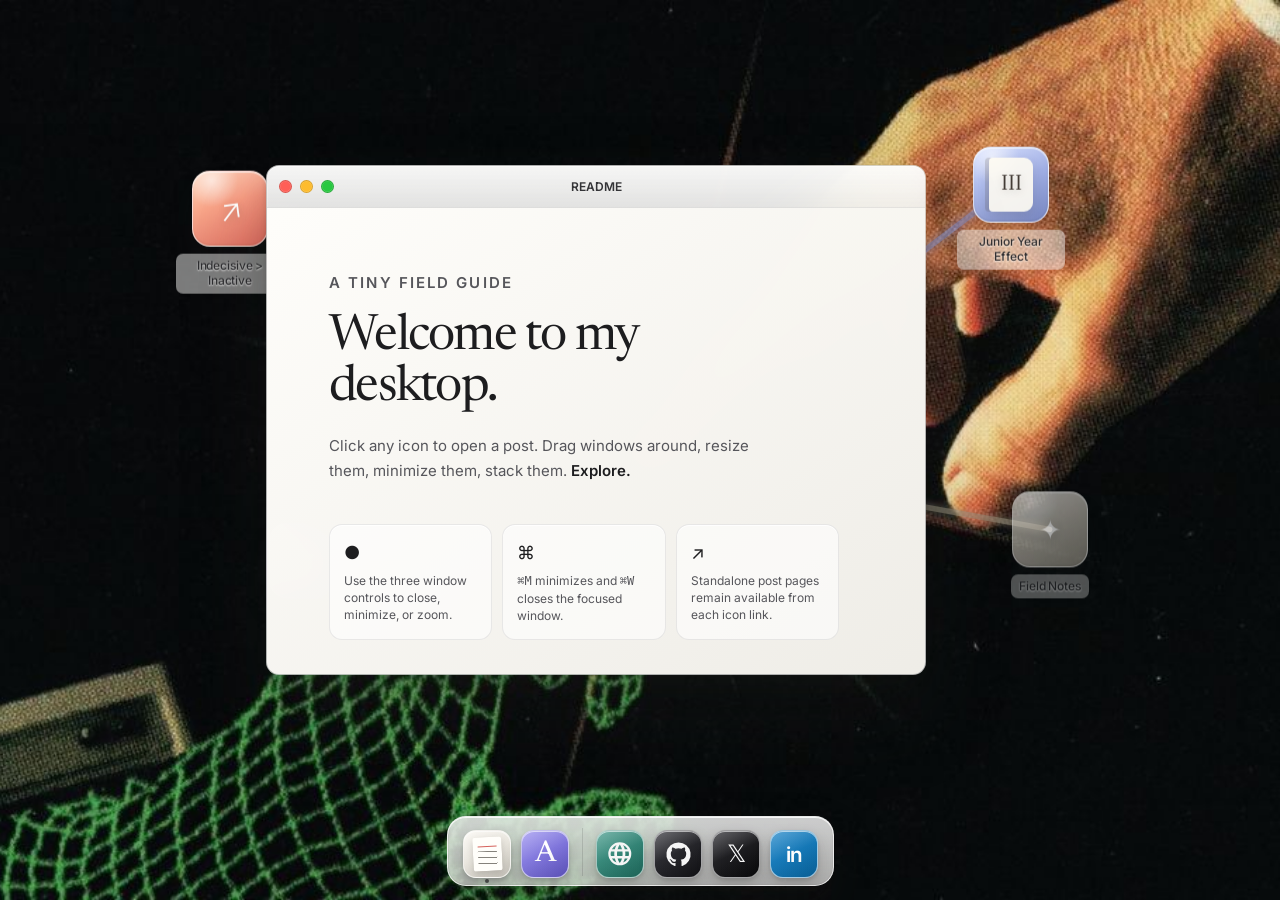
<file: index.html>
<!DOCTYPE html>
<html lang="en" class="no-js">
<head>
    <meta charset="UTF-8">
    <meta name="viewport" content="width=device-width, initial-scale=1.0, viewport-fit=cover">
    <meta name="theme-color" content="#f4f3f1">
    <meta name="description" content="Catharty — Atharva Sindwani's desktop for ideas, reflections, and things he is working through.">
    <link rel="icon" href="data:image/svg+xml,%3Csvg xmlns='http://www.w3.org/2000/svg' viewBox='0 0 64 64'%3E%3Crect width='64' height='64' rx='16' fill='%237467e8'/%3E%3Ctext x='32' y='44' text-anchor='middle' font-family='Georgia' font-size='39' fill='white'%3EC%3C/text%3E%3C/svg%3E">
    <title>Catharty — Atharva Sindwani</title>

    <link rel="preconnect" href="https://fonts.googleapis.com">
    <link rel="preconnect" href="https://fonts.gstatic.com" crossorigin>
    <link rel="preconnect" href="https://cdn.jsdelivr.net" crossorigin>
    <link href="https://fonts.googleapis.com/css2?family=Inter:wght@300;400;500;600&family=Newsreader:ital,wght@0,300;0,400;0,500;1,300;1,400&display=swap" rel="stylesheet">
    <link rel="stylesheet" href="desktop.css">

    <script>
        document.documentElement.classList.replace('no-js', 'js');
    </script>
    <script type="importmap">
        {
            "imports": {
                "three": "https://cdn.jsdelivr.net/npm/three@0.164.1/build/three.module.js"
            }
        }
    </script>
    <script defer src="https://cdn.jsdelivr.net/npm/gsap@3.12.5/dist/gsap.min.js"></script>
    <script type="module" src="desktop.js"></script>
</head>
<body>
    <a class="skip-link" href="#desktop-icons">Skip to posts</a>

    <main id="desktop" class="desktop" aria-label="Catharty desktop">
        <h1 class="visually-hidden">Catharty by Atharva Sindwani</h1>

        <svg id="flow-field" class="flow-field" aria-hidden="true" xmlns="http://www.w3.org/2000/svg" preserveAspectRatio="none">
            <circle id="flow-core" class="flow-core" r="5"></circle>
        </svg>

        <section id="desktop-icons" class="desktop-icons" aria-label="Blog posts"></section>
        <div id="window-layer" class="window-layer" aria-live="polite"></div>

        <footer class="dock-shell">
            <nav id="dock" class="dock" aria-label="Applications">
                <button class="dock-item" type="button" data-launch="readme" aria-label="Open README">
                    <span class="dock-icon dock-icon--readme" aria-hidden="true">
                        <span class="paper-lines"></span>
                    </span>
                    <span class="dock-tooltip" aria-hidden="true">README</span>
                    <span class="dock-running-dot"></span>
                </button>
                <button class="dock-item" type="button" data-launch="about" aria-label="Open About Atharva">
                    <span class="dock-icon dock-icon--about" aria-hidden="true">A</span>
                    <span class="dock-tooltip" aria-hidden="true">About</span>
                    <span class="dock-running-dot"></span>
                </button>
                <span class="dock-divider" aria-hidden="true"></span>
                <a class="dock-item" href="https://atharvasindwani23.github.io" target="_blank" rel="noopener noreferrer" aria-label="Atharva's personal website (opens in a new tab)">
                    <span class="dock-icon dock-icon--website" aria-hidden="true">
                        <svg viewBox="0 0 24 24"><path d="M12 2a10 10 0 1 0 0 20 10 10 0 0 0 0-20Zm6.9 6h-2.6a15.7 15.7 0 0 0-1.4-3.6A8 8 0 0 1 18.9 8ZM12 4c.8 1.1 1.5 2.5 1.9 4h-3.8c.4-1.5 1.1-2.9 1.9-4ZM4.3 14a7.8 7.8 0 0 1 0-4h3a17.6 17.6 0 0 0 0 4Zm.8 2h2.6c.4 1.3.8 2.5 1.4 3.6A8 8 0 0 1 5.1 16Zm2.6-8H5.1a8 8 0 0 1 4-3.6C8.5 5.5 8.1 6.7 7.7 8ZM12 20c-.8-1.1-1.5-2.5-1.9-4h3.8c-.4 1.5-1.1 2.9-1.9 4Zm2.3-6H9.7a15.6 15.6 0 0 1 0-4h4.6a15.6 15.6 0 0 1 0 4Zm.6 5.6c.6-1.1 1-2.3 1.4-3.6h2.6a8 8 0 0 1-4 3.6ZM16.7 14a17.6 17.6 0 0 0 0-4h3a7.8 7.8 0 0 1 0 4Z"/></svg>
                    </span>
                    <span class="dock-tooltip" aria-hidden="true">Website</span>
                </a>
                <a class="dock-item" href="https://github.com/atharvasindwani23" target="_blank" rel="noopener noreferrer" aria-label="Atharva on GitHub (opens in a new tab)">
                    <span class="dock-icon dock-icon--github" aria-hidden="true">
                        <svg viewBox="0 0 24 24"><path d="M12 2a10 10 0 0 0-3.16 19.49c.5.09.68-.22.68-.48v-1.88c-2.78.6-3.37-1.18-3.37-1.18-.45-1.16-1.11-1.47-1.11-1.47-.91-.62.07-.61.07-.61 1 .07 1.53 1.03 1.53 1.03.9 1.53 2.34 1.09 2.91.83.09-.65.35-1.09.64-1.34-2.22-.25-4.55-1.11-4.55-4.94 0-1.09.39-1.98 1.03-2.68-.1-.25-.45-1.27.1-2.64 0 0 .84-.27 2.75 1.02A9.56 9.56 0 0 1 12 6.82a9.5 9.5 0 0 1 2.5.34c1.91-1.29 2.75-1.02 2.75-1.02.55 1.37.2 2.39.1 2.64.64.7 1.03 1.59 1.03 2.68 0 3.84-2.34 4.68-4.57 4.93.36.31.68.92.68 1.86v2.76c0 .27.18.58.69.48A10 10 0 0 0 12 2Z"/></svg>
                    </span>
                    <span class="dock-tooltip" aria-hidden="true">GitHub</span>
                </a>
                <a class="dock-item" href="https://x.com/atharwows" target="_blank" rel="noopener noreferrer" aria-label="Atharva on X (opens in a new tab)">
                    <span class="dock-icon dock-icon--x" aria-hidden="true">𝕏</span>
                    <span class="dock-tooltip" aria-hidden="true">X</span>
                </a>
                <a class="dock-item" href="https://www.linkedin.com/in/atharva-sindwani-686b292a7/" target="_blank" rel="noopener noreferrer" aria-label="Atharva on LinkedIn (opens in a new tab)">
                    <span class="dock-icon dock-icon--linkedin" aria-hidden="true">in</span>
                    <span class="dock-tooltip" aria-hidden="true">LinkedIn</span>
                </a>
                <span id="minimized-divider" class="dock-divider dock-divider--minimized" aria-hidden="true"></span>
                <div id="minimized-dock" class="minimized-dock" aria-label="Minimized windows"></div>
            </nav>
        </footer>

        <div id="live-region" class="visually-hidden" aria-live="polite" aria-atomic="true"></div>
    </main>

    <noscript>
        <main class="noscript-fallback">
            <p class="noscript-kicker">Catharty</p>
            <h1>Atharva's writing, without the desktop.</h1>
            <p>JavaScript powers the interactive desktop. Every post still works on its own.</p>
            <nav aria-label="Blog posts">
                <a href="posts/indecisive-over-inactive.html">Indecisive &gt; Inactive</a>
                <a href="posts/junior-year-effect.html">Junior Year Effect</a>
                <a href="posts/confusion.html">Confusion</a>
            </nav>
        </main>
    </noscript>

    <template id="window-template">
        <section class="mac-window" role="dialog" aria-modal="false" tabindex="-1">
            <header class="window-titlebar" data-drag-handle>
                <div class="traffic-lights" aria-label="Window controls">
                    <button class="traffic-light traffic-light--close" type="button" data-window-action="close" aria-label="Close window"><span aria-hidden="true"></span></button>
                    <button class="traffic-light traffic-light--minimize" type="button" data-window-action="minimize" aria-label="Minimize window"><span aria-hidden="true"></span></button>
                    <button class="traffic-light traffic-light--zoom" type="button" data-window-action="zoom" aria-label="Zoom window"><span aria-hidden="true"></span></button>
                </div>
                <h2 class="window-title"></h2>
                <span class="window-titlebar__balance" aria-hidden="true"></span>
            </header>
            <div class="window-content" data-window-content></div>
            <span class="resize-handle resize-handle--n" data-resize="n" aria-hidden="true"></span>
            <span class="resize-handle resize-handle--e" data-resize="e" aria-hidden="true"></span>
            <span class="resize-handle resize-handle--s" data-resize="s" aria-hidden="true"></span>
            <span class="resize-handle resize-handle--w" data-resize="w" aria-hidden="true"></span>
            <span class="resize-handle resize-handle--ne" data-resize="ne" aria-hidden="true"></span>
            <span class="resize-handle resize-handle--se" data-resize="se" aria-hidden="true"></span>
            <span class="resize-handle resize-handle--sw" data-resize="sw" aria-hidden="true"></span>
            <span class="resize-handle resize-handle--nw" data-resize="nw" aria-hidden="true"></span>
        </section>
    </template>
</body>
</html>
</file>
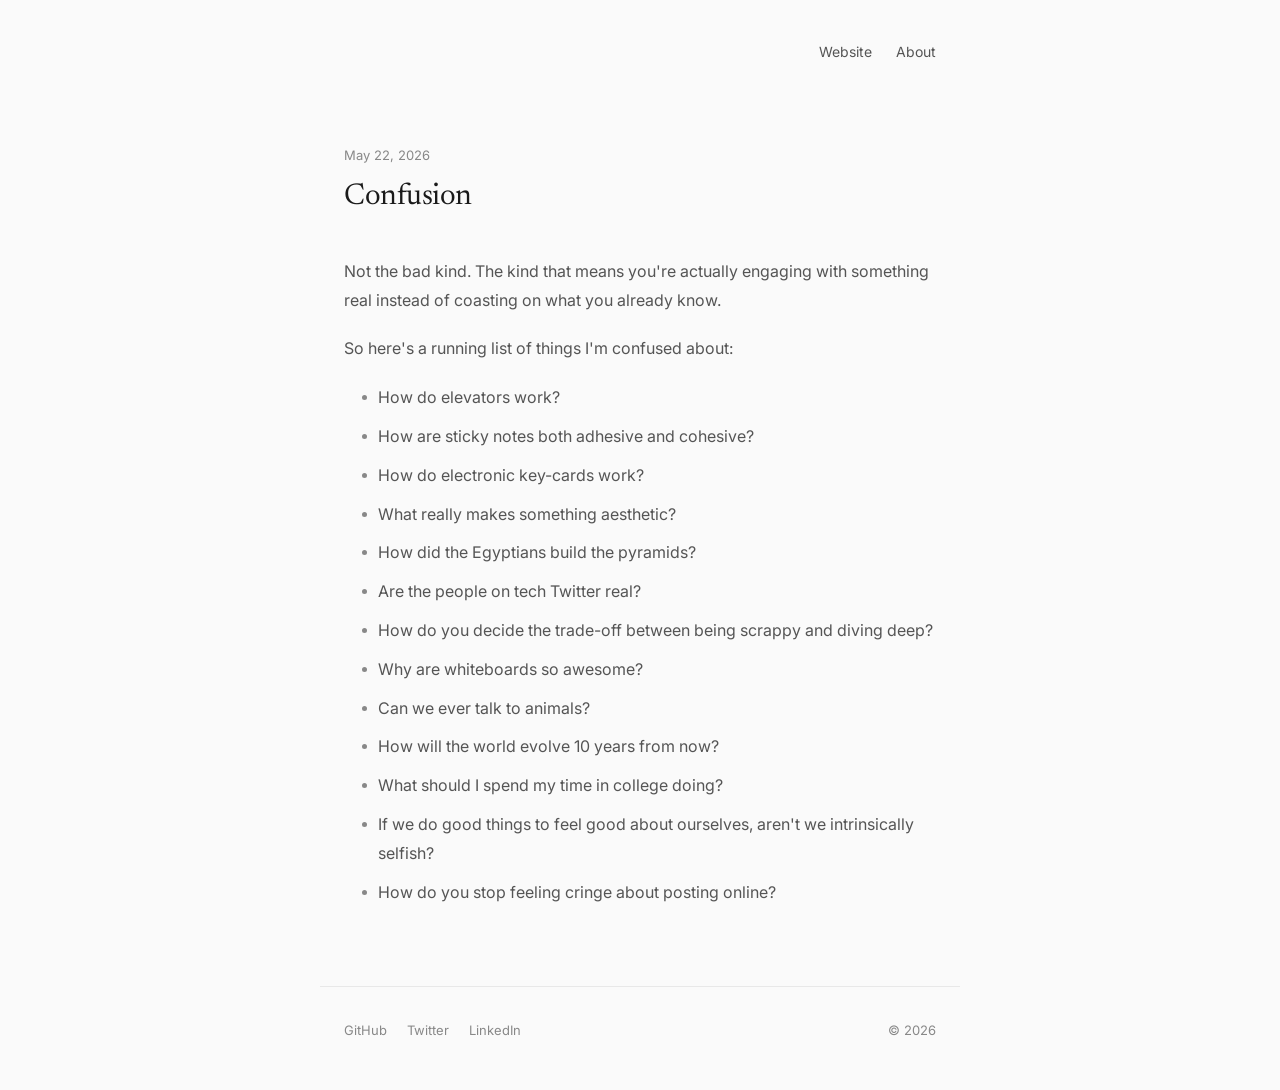
<file: posts/confusion.html>
<!DOCTYPE html>
<html lang="en">
<head>
    <meta charset="UTF-8">
    <meta name="viewport" content="width=device-width, initial-scale=1.0">
    <title>Confusion — Atharva</title>
    <link rel="stylesheet" href="../style.css">
    <link rel="preconnect" href="https://fonts.googleapis.com">
    <link rel="preconnect" href="https://fonts.gstatic.com" crossorigin>
    <link href="https://fonts.googleapis.com/css2?family=Inter:wght@300;400;500;600&family=Newsreader:ital,wght@0,300;0,400;0,500;1,300;1,400&display=swap" rel="stylesheet">
</head>
<body>
    <nav>
        <a href="../index.html" class="nav-name"></a>
        <div class="nav-links">
            <a href="https://atharvasindwani23.github.io">Website</a>
            <a href="../index.html#about">About</a>
        </div>
    </nav>

    <main>
        <article class="post-page">
            <header class="post-header">
                <time datetime="2026-05-22">May 22, 2026</time>
                <h1>Confusion</h1>
            </header>
            <div class="post-body">
                <p>Not the bad kind. The kind that means you're actually engaging with something real instead of coasting on what you already know.</p>

                <p>So here's a running list of things I'm confused about:</p>

                <ul>
                    <li>How do elevators work?</li>
                    <li>How are sticky notes both adhesive and cohesive?</li>
                    <li>How do electronic key-cards work?</li>
                    <li>What really makes something aesthetic?</li>
                    <li>How did the Egyptians build the pyramids?</li>
                    <li>Are the people on tech Twitter real?</li>
                    <li>How do you decide the trade-off between being scrappy and diving deep?</li>
                    <li>Why are whiteboards so awesome?</li>
                    <li>Can we ever talk to animals?</li>
                    <li>How will the world evolve 10 years from now?</li>
                    <li>What should I spend my time in college doing?</li>
                    <li>If we do good things to feel good about ourselves, aren't we intrinsically selfish?</li>
                    <li>How do you stop feeling cringe about posting online?</li>
                </ul>
            </div>
        </article>
    </main>

    <footer>
        <div class="footer-links">
            <a href="https://github.com/atharvasindwani23">GitHub</a>
            <a href="https://x.com/atharwows">Twitter</a>
            <a href="https://www.linkedin.com/in/atharva-sindwani-686b292a7/">LinkedIn</a>
        </div>
        <span>&copy; 2026</span>
    </footer>
</body>
</html>
</file>
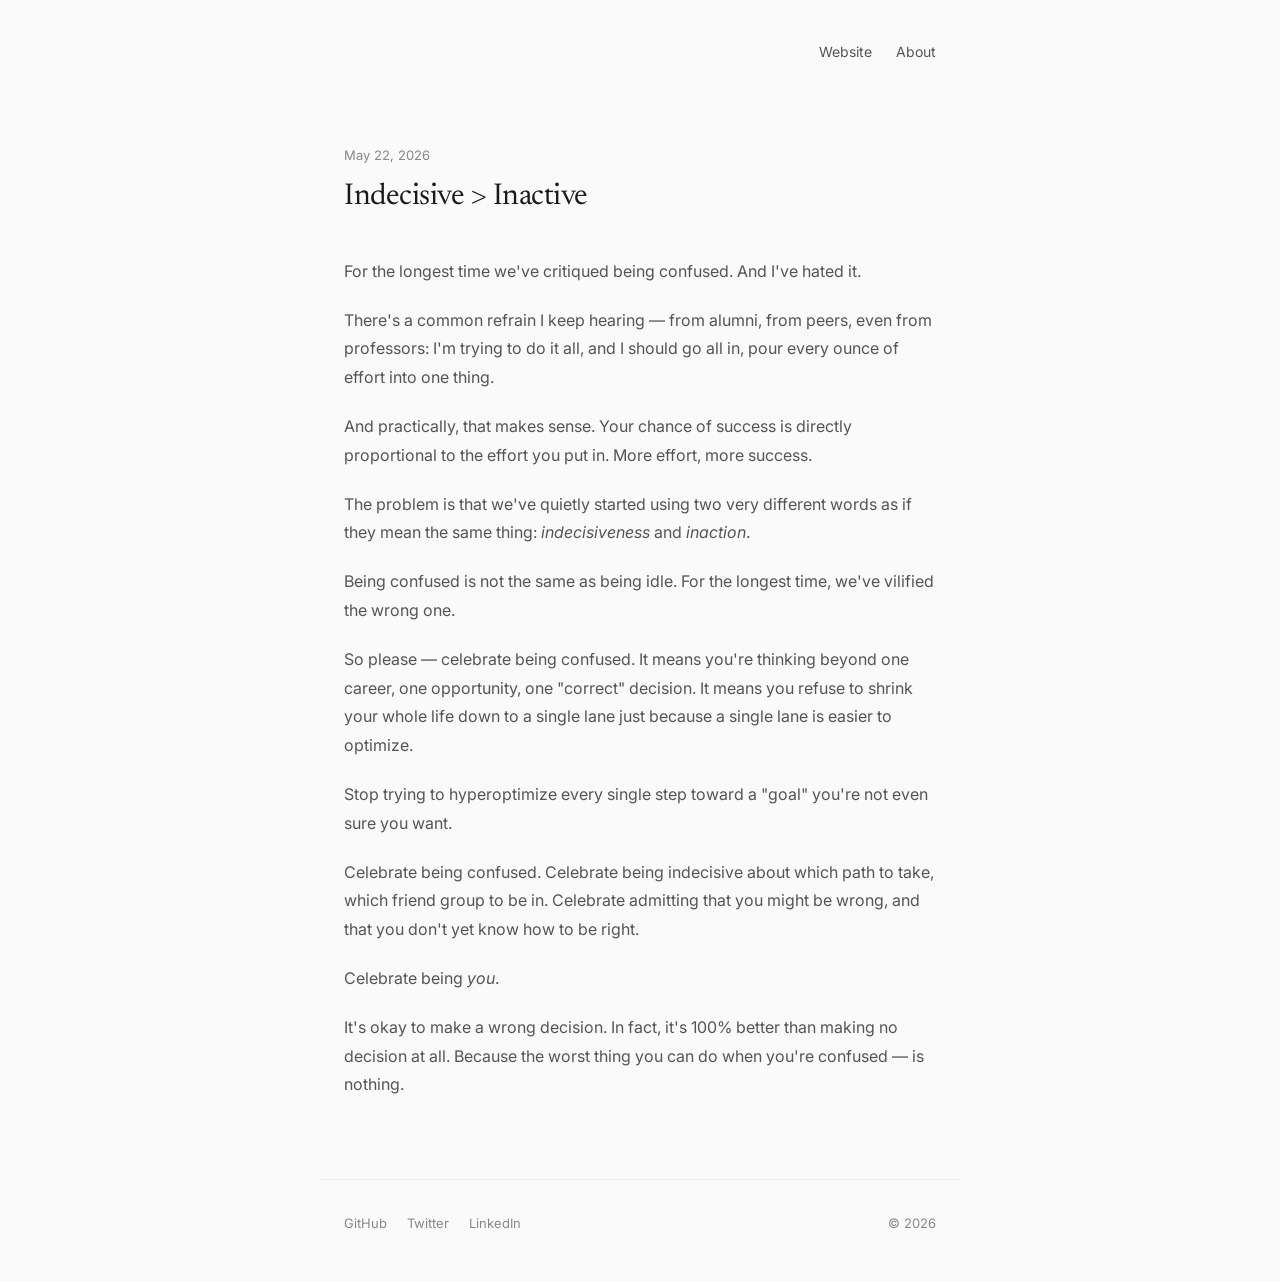
<file: posts/indecisive-over-inactive.html>
<!DOCTYPE html>
<html lang="en">
<head>
    <meta charset="UTF-8">
    <meta name="viewport" content="width=device-width, initial-scale=1.0">
    <title>Indecisive > Inactive — Atharva</title>
    <link rel="stylesheet" href="../style.css">
    <link rel="preconnect" href="https://fonts.googleapis.com">
    <link rel="preconnect" href="https://fonts.gstatic.com" crossorigin>
    <link href="https://fonts.googleapis.com/css2?family=Inter:wght@300;400;500;600&family=Newsreader:ital,wght@0,300;0,400;0,500;1,300;1,400&display=swap" rel="stylesheet">
</head>
<body>
    <nav>
        <a href="../index.html" class="nav-name"></a>
        <div class="nav-links">
            <a href="https://atharvasindwani23.github.io">Website</a>
            <a href="../index.html#about">About</a>
        </div>
    </nav>

    <main>
        <article class="post-page">
            <header class="post-header">
                <time datetime="2026-05-22">May 22, 2026</time>
                <h1>Indecisive > Inactive</h1>
            </header>
            <div class="post-body">
                <p>For the longest time we've critiqued being confused. And I've hated it.</p>

                <p>There's a common refrain I keep hearing — from alumni, from peers, even from professors: I'm trying to do it all, and I should go all in, pour every ounce of effort into one thing.</p>

                <p>And practically, that makes sense. Your chance of success is directly proportional to the effort you put in. More effort, more success.</p>

                <p>The problem is that we've quietly started using two very different words as if they mean the same thing: <em>indecisiveness</em> and <em>inaction</em>.</p>

                <p>Being confused is not the same as being idle. For the longest time, we've vilified the wrong one.</p>

                <p>So please — celebrate being confused. It means you're thinking beyond one career, one opportunity, one "correct" decision. It means you refuse to shrink your whole life down to a single lane just because a single lane is easier to optimize.</p>

                <p>Stop trying to hyperoptimize every single step toward a "goal" you're not even sure you want.</p>

                <p>Celebrate being confused. Celebrate being indecisive about which path to take, which friend group to be in. Celebrate admitting that you might be wrong, and that you don't yet know how to be right.</p>

                <p>Celebrate being <em>you</em>.</p>

                <p>It's okay to make a wrong decision. In fact, it's 100% better than making no decision at all. Because the worst thing you can do when you're confused — is nothing.</p>
            </div>
        </article>
    </main>

    <footer>
        <div class="footer-links">
            <a href="https://github.com/atharvasindwani23">GitHub</a>
            <a href="https://x.com/atharwows">Twitter</a>
            <a href="https://www.linkedin.com/in/atharva-sindwani-686b292a7/">LinkedIn</a>
        </div>
        <span>&copy; 2026</span>
    </footer>
</body>
</html>
</file>
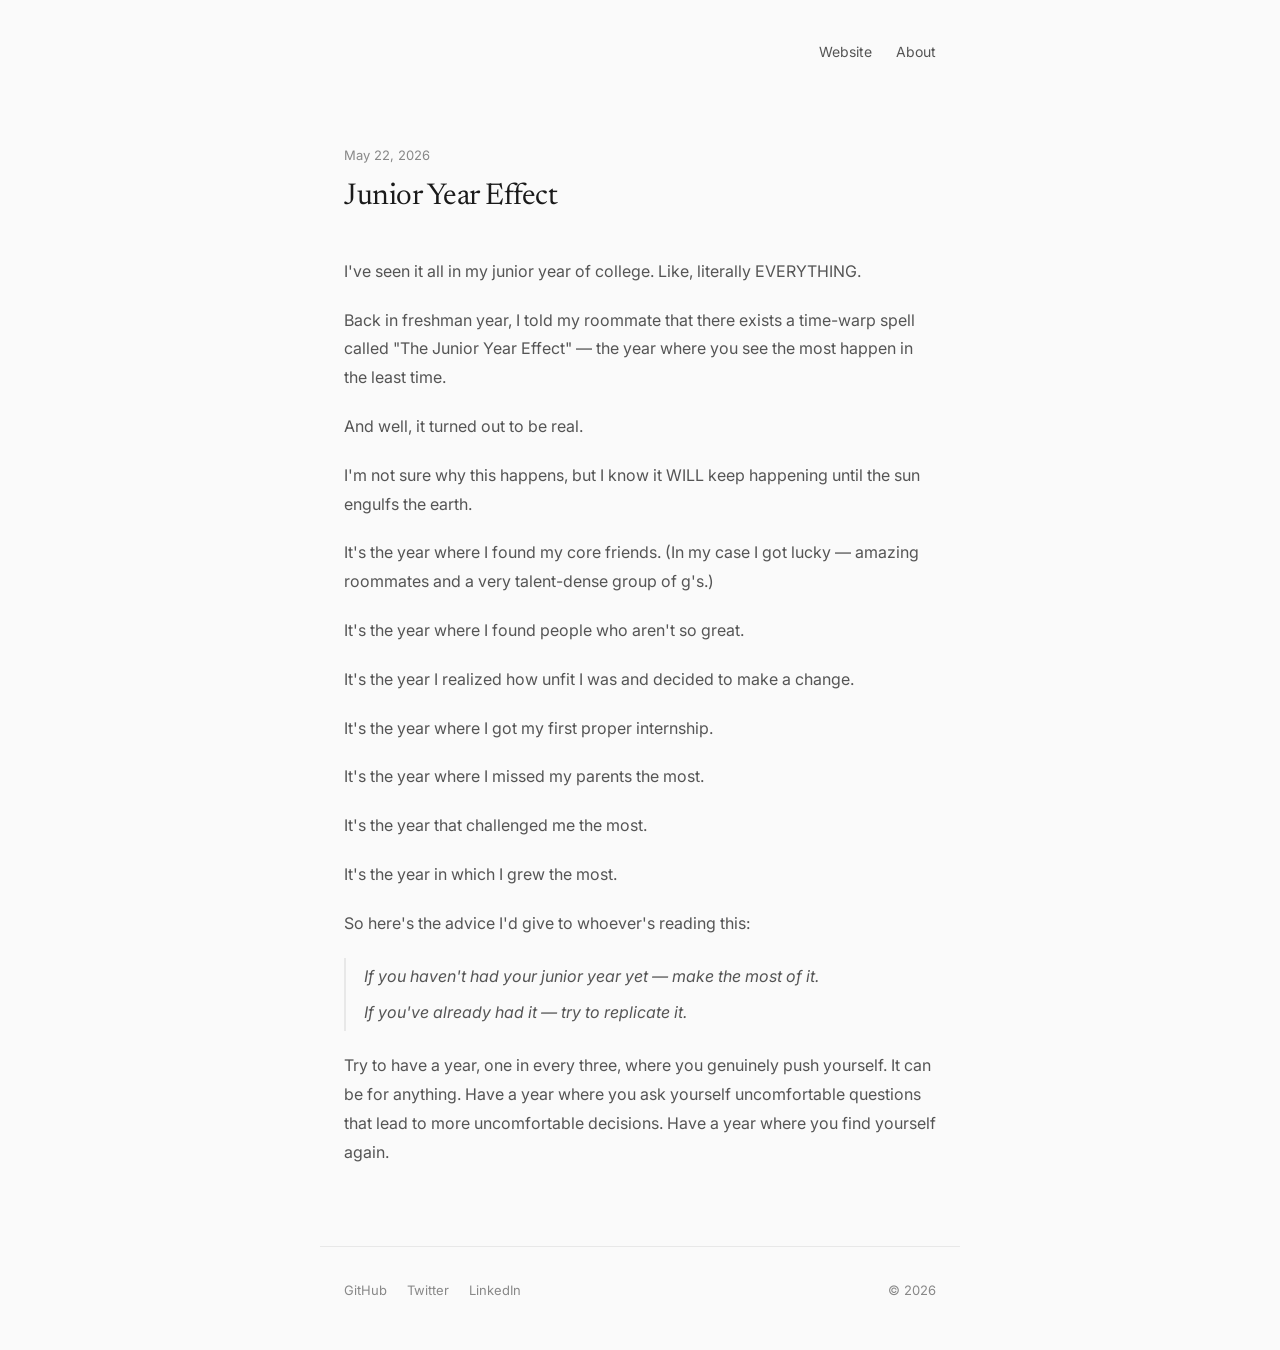
<file: posts/junior-year-effect.html>
<!DOCTYPE html>
<html lang="en">
<head>
    <meta charset="UTF-8">
    <meta name="viewport" content="width=device-width, initial-scale=1.0">
    <title>Junior Year Effect — Atharva</title>
    <link rel="stylesheet" href="../style.css">
    <link rel="preconnect" href="https://fonts.googleapis.com">
    <link rel="preconnect" href="https://fonts.gstatic.com" crossorigin>
    <link href="https://fonts.googleapis.com/css2?family=Inter:wght@300;400;500;600&family=Newsreader:ital,wght@0,300;0,400;0,500;1,300;1,400&display=swap" rel="stylesheet">
</head>
<body>
    <nav>
        <a href="../index.html" class="nav-name"></a>
        <div class="nav-links">
            <a href="https://atharvasindwani23.github.io">Website</a>
            <a href="../index.html#about">About</a>
        </div>
    </nav>

    <main>
        <article class="post-page">
            <header class="post-header">
                <time datetime="2026-05-22">May 22, 2026</time>
                <h1>Junior Year Effect</h1>
            </header>
            <div class="post-body">
                <p>I've seen it all in my junior year of college. Like, literally EVERYTHING.</p>

                <p>Back in freshman year, I told my roommate that there exists a time-warp spell called "The Junior Year Effect" — the year where you see the most happen in the least time.</p>

                <p>And well, it turned out to be real.</p>

                <p>I'm not sure why this happens, but I know it WILL keep happening until the sun engulfs the earth.</p>

                <p>It's the year where I found my core friends. (In my case I got lucky — amazing roommates and a very talent-dense group of g's.)</p>

                <p>It's the year where I found people who aren't so great.</p>

                <p>It's the year I realized how unfit I was and decided to make a change.</p>

                <p>It's the year where I got my first proper internship.</p>

                <p>It's the year where I missed my parents the most.</p>

                <p>It's the year that challenged me the most.</p>

                <p>It's the year in which I grew the most.</p>

                <p>So here's the advice I'd give to whoever's reading this:</p>

                <blockquote>
                    <p>If you haven't had your junior year yet — make the most of it.</p>
                    <p>If you've already had it — try to replicate it.</p>
                </blockquote>

                <p>Try to have a year, one in every three, where you genuinely push yourself. It can be for anything. Have a year where you ask yourself uncomfortable questions that lead to more uncomfortable decisions. Have a year where you find yourself again.</p>
            </div>
        </article>
    </main>

    <footer>
        <div class="footer-links">
            <a href="https://github.com/atharvasindwani23">GitHub</a>
            <a href="https://x.com/atharwows">Twitter</a>
            <a href="https://www.linkedin.com/in/atharva-sindwani-686b292a7/">LinkedIn</a>
        </div>
        <span>&copy; 2026</span>
    </footer>
</body>
</html>
</file>
<file: desktop.css>
:root {
    color-scheme: light;
    --canvas: #f6f5f3;
    --canvas-warm: #efede9;
    --ink: #1d1d1f;
    --ink-soft: #56565b;
    --ink-muted: #85858b;
    --line: rgba(38, 38, 42, 0.12);
    --glass: rgba(250, 250, 249, 0.68);
    --glass-strong: rgba(252, 252, 251, 0.88);
    --accent: #7467e8;
    --font-sans: 'Inter', -apple-system, BlinkMacSystemFont, 'SF Pro Text', sans-serif;
    --font-serif: 'Newsreader', Iowan Old Style, Georgia, serif;
    --menu-height: 0px;
    --dock-space: 104px;
    --spring: cubic-bezier(0.2, 0.85, 0.25, 1.15);
}

*,
*::before,
*::after {
    box-sizing: border-box;
}

html,
body {
    width: 100%;
    min-width: 320px;
    height: 100%;
    margin: 0;
    overflow: hidden;
}

body {
    color: var(--ink);
    background: var(--canvas);
    font-family: var(--font-sans);
    font-size: 15px;
    line-height: 1.5;
    -webkit-font-smoothing: antialiased;
    text-rendering: optimizeLegibility;
}

button,
a {
    font: inherit;
    -webkit-tap-highlight-color: transparent;
}

button {
    color: inherit;
}

button:focus-visible,
a:focus-visible,
.mac-window:focus-visible {
    outline: 3px solid rgba(75, 115, 255, 0.68);
    outline-offset: 3px;
}

::selection {
    color: #fff;
    background: rgba(83, 73, 194, 0.86);
}

.visually-hidden {
    position: absolute !important;
    width: 1px !important;
    height: 1px !important;
    padding: 0 !important;
    margin: -1px !important;
    overflow: hidden !important;
    clip: rect(0, 0, 0, 0) !important;
    white-space: nowrap !important;
    border: 0 !important;
}

.skip-link {
    position: fixed;
    z-index: 10000;
    top: 8px;
    left: 50%;
    padding: 8px 14px;
    color: #fff;
    background: #202024;
    border-radius: 10px;
    text-decoration: none;
    transform: translate(-50%, -150%);
    transition: transform 180ms ease;
}

.skip-link:focus {
    transform: translate(-50%, 0);
}

.desktop {
    position: relative;
    isolation: isolate;
    width: 100%;
    height: 100dvh;
    overflow: hidden;
    background:
        url("assets/wallpaper.png") center / cover no-repeat,
        linear-gradient(145deg, #fafaf9 0%, var(--canvas) 52%, var(--canvas-warm) 100%);
}

.desktop::before {
    content: '';
    position: absolute;
    z-index: 0;
    inset: 0;
    pointer-events: none;
    opacity: 0.18;
    background-image: url("data:image/svg+xml,%3Csvg viewBox='0 0 180 180' xmlns='http://www.w3.org/2000/svg'%3E%3Cfilter id='n'%3E%3CfeTurbulence type='fractalNoise' baseFrequency='.85' numOctaves='3' stitchTiles='stitch'/%3E%3C/filter%3E%3Crect width='100%25' height='100%25' filter='url(%23n)' opacity='.12'/%3E%3C/svg%3E");
    mix-blend-mode: soft-light;
}

.three-stage {
    position: absolute;
    z-index: 0;
    inset: var(--menu-height) 0 0;
    overflow: hidden;
    pointer-events: none;
}

#scene-canvas {
    position: absolute;
    inset: 0;
    width: 100%;
    height: 100%;
    opacity: 0;
    transition: opacity 1.2s ease;
    mix-blend-mode: multiply;
}

.webgl-ready #scene-canvas {
    opacity: 1;
}

.portrait-fallback {
    position: absolute;
    top: 51%;
    left: 51%;
    width: min(53vw, 700px);
    aspect-ratio: 4 / 5;
    opacity: 0.13;
    background: url('assets/portrait-placeholder.svg') center / contain no-repeat;
    filter: grayscale(1) contrast(0.65) blur(0.25px);
    transform: translate3d(calc(-50% + var(--portrait-x, 0px)), calc(-50% + var(--portrait-y, 0px)), 0);
    transition: opacity 900ms ease, transform 1.2s var(--spring);
    mix-blend-mode: multiply;
}

.webgl-ready .portrait-fallback {
    opacity: 0.025;
}

.ambient-orb {
    position: absolute;
    border-radius: 50%;
    filter: blur(3px);
    opacity: 0.42;
}

.ambient-orb--one {
    top: 10%;
    left: 9%;
    width: 34vw;
    height: 34vw;
    background: radial-gradient(circle at 40% 38%, rgba(255, 255, 255, 0.9), rgba(225, 222, 218, 0.08) 68%, transparent 72%);
}

.ambient-orb--two {
    right: 1%;
    bottom: 2%;
    width: 29vw;
    height: 29vw;
    background: radial-gradient(circle, rgba(204, 201, 216, 0.22), transparent 70%);
}

.menu-bar {
    position: fixed;
    z-index: 5000;
    top: 0;
    right: 0;
    left: 0;
    display: flex;
    align-items: center;
    justify-content: space-between;
    height: var(--menu-height);
    padding: 0 max(14px, env(safe-area-inset-left));
    color: rgba(25, 25, 28, 0.92);
    background: rgba(248, 248, 247, 0.58);
    border-bottom: 1px solid rgba(50, 50, 54, 0.08);
    box-shadow: 0 1px 14px rgba(57, 54, 49, 0.035);
    backdrop-filter: blur(24px) saturate(1.25);
    -webkit-backdrop-filter: blur(24px) saturate(1.25);
    user-select: none;
}

.menu-bar__left,
.menu-bar__right {
    display: flex;
    align-items: center;
    height: 100%;
    gap: 4px;
}

.menu-logo,
.menu-wordmark,
.menu-item {
    display: grid;
    align-items: center;
    height: 26px;
    margin: 0;
    padding: 0 9px;
    color: inherit;
    background: transparent;
    border: 0;
    border-radius: 6px;
    text-decoration: none;
    cursor: default;
}

.menu-logo {
    width: 30px;
    padding: 4px 5px;
}

.menu-logo svg {
    width: 16px;
    height: 18px;
    fill: currentColor;
}

.menu-logo:hover,
.menu-wordmark:hover,
.menu-item:hover,
.menu-logo:focus-visible,
.menu-wordmark:focus-visible,
.menu-item:focus-visible {
    background: rgba(35, 35, 39, 0.075);
}

.menu-wordmark {
    font-size: 13px;
    font-weight: 600;
}

.menu-item {
    font-size: 13px;
    font-weight: 400;
}

.menu-bar__right {
    gap: 10px;
    padding-right: max(2px, env(safe-area-inset-right));
}

.status-icon {
    display: block;
    width: 20px;
    height: 16px;
    overflow: visible;
    fill: none;
    stroke: currentColor;
    stroke-width: 1.6;
    stroke-linecap: round;
    stroke-linejoin: round;
}

.status-icon--battery {
    width: 25px;
}

.status-icon .battery-fill {
    fill: currentColor;
    stroke: none;
}

.menu-clock {
    min-width: 112px;
    font-size: 12px;
    font-variant-numeric: tabular-nums;
    font-weight: 500;
    text-align: right;
}

.flow-field {
    position: absolute;
    z-index: 1;
    inset: 0;
    width: 100%;
    height: 100%;
    pointer-events: none;
    overflow: visible;
}

.flow-line {
    fill: none;
    stroke: var(--flow-color, #fff);
    stroke-width: 5.5;
    stroke-linecap: round;
    opacity: 0.62;
    filter: drop-shadow(0 0 4px var(--flow-color, #fff));
}

.flow-pulse {
    fill: none;
    stroke: var(--flow-color, #fff);
    stroke-width: 8;
    stroke-linecap: round;
    filter: drop-shadow(0 0 6px var(--flow-color, #fff));
    /* the traveling segment + its motion are driven per-line in JS (lengths differ) */
}

.flow-core {
    fill: #fff;
    filter: drop-shadow(0 0 8px rgba(255, 255, 255, 0.9)) drop-shadow(0 0 16px rgba(255, 220, 170, 0.7));
    animation: flow-core-beat 1.9s ease-in-out infinite;
}

@keyframes flow-core-beat {
    0%, 100% {
        r: 4;
        opacity: 0.75;
    }
    12% {
        r: 6.5;
        opacity: 1;
    }
    40% {
        r: 4.5;
        opacity: 0.85;
    }
}

@media (prefers-reduced-motion: reduce) {
    .flow-pulse,
    .flow-core {
        animation: none;
    }

    .flow-pulse {
        opacity: 0;
    }
}

.desktop-icons {
    position: absolute;
    z-index: 2;
    inset: calc(var(--menu-height) + 12px) 0 var(--dock-space);
}

.desktop-icon {
    --parallax-x: 0px;
    --parallax-y: 0px;
    position: absolute;
    left: var(--icon-x);
    top: var(--icon-y);
    display: block;
    width: 110px;
    padding: 0;
    color: var(--ink);
    background: transparent;
    border: 0;
    text-align: center;
    text-decoration: none;
    cursor: default;
    transform: translate3d(calc(-50% + var(--parallax-x)), calc(-50% + var(--parallax-y)), 0);
    user-select: none;
    touch-action: manipulation;
    will-change: transform;
}

.desktop-icon__motion {
    display: flex;
    flex-direction: column;
    align-items: center;
    gap: 7px;
    transition: transform 420ms var(--spring), filter 300ms ease;
    will-change: transform;
}

.desktop-icon:hover .desktop-icon__motion,
.desktop-icon:focus-visible .desktop-icon__motion {
    filter: drop-shadow(0 12px 14px rgba(54, 50, 45, 0.13));
    transform: translateY(-7px) scale(1.065);
}

.desktop-icon:active .desktop-icon__motion {
    transform: translateY(-2px) scale(0.98);
    transition-duration: 100ms;
}

.app-icon {
    position: relative;
    display: grid;
    place-items: center;
    width: 76px;
    height: 76px;
    overflow: hidden;
    color: #fff;
    background:
        radial-gradient(circle at 25% 12%, rgba(255, 255, 255, 0.62), transparent 31%),
        linear-gradient(145deg, var(--icon-accent-light), var(--icon-accent));
    border: 1px solid rgba(255, 255, 255, 0.68);
    border-radius: 18px;
    box-shadow:
        0 16px 27px rgba(56, 51, 47, 0.14),
        0 3px 7px rgba(37, 34, 32, 0.11),
        inset 0 1px 1px rgba(255, 255, 255, 0.72),
        inset 0 -1px 2px rgba(32, 27, 23, 0.1);
    transform: translateZ(0);
}

.app-icon::after {
    content: '';
    position: absolute;
    inset: 0;
    pointer-events: none;
    border-radius: inherit;
    background: linear-gradient(165deg, rgba(255, 255, 255, 0.26), transparent 44%, rgba(17, 15, 25, 0.08));
}

.app-icon__glyph {
    position: relative;
    z-index: 1;
    display: grid;
    place-items: center;
    width: 52px;
    height: 52px;
    font-family: var(--font-serif);
    font-size: 36px;
    font-weight: 400;
    line-height: 1;
    text-shadow: 0 2px 9px rgba(25, 20, 25, 0.18);
}

.app-icon[data-icon-type='choice'] .app-icon__glyph {
    font-family: var(--font-sans);
    font-size: 31px;
    font-weight: 300;
    transform: rotate(-8deg);
}

.app-icon[data-icon-type='journal'] .app-icon__glyph {
    width: 44px;
    height: 54px;
    color: #433c36;
    background: rgba(255, 252, 242, 0.9);
    border-radius: 4px 9px 9px 4px;
    box-shadow: -4px 0 0 rgba(82, 71, 62, 0.18), 0 5px 12px rgba(55, 44, 35, 0.13);
    font-family: var(--font-serif);
    font-size: 22px;
}

.app-icon[data-icon-type='question'] .app-icon__glyph {
    font-size: 43px;
    font-style: italic;
}

.app-icon[data-icon-type='future'] .app-icon__glyph {
    font-family: var(--font-sans);
    font-size: 27px;
    font-weight: 300;
}

.app-icon__image {
    position: absolute;
    z-index: 1;
    inset: 0;
    width: 100%;
    height: 100%;
    object-fit: cover;
}

.desktop-icon__label {
    display: -webkit-box;
    max-width: 108px;
    padding: 3px 7px 4px;
    overflow: hidden;
    color: rgba(30, 30, 33, 0.9);
    background: rgba(250, 250, 249, 0.48);
    border: 1px solid transparent;
    border-radius: 7px;
    font-size: 12px;
    font-weight: 500;
    line-height: 1.28;
    letter-spacing: -0.01em;
    text-shadow: 0 1px 2px rgba(255, 255, 255, 0.9);
    -webkit-box-orient: vertical;
    -webkit-line-clamp: 2;
    backdrop-filter: blur(8px);
    -webkit-backdrop-filter: blur(8px);
}

.desktop-icon:hover .desktop-icon__label,
.desktop-icon:focus-visible .desktop-icon__label {
    background: rgba(255, 255, 255, 0.76);
    border-color: rgba(40, 40, 45, 0.08);
}

.desktop-icon.is-placeholder {
    opacity: 0.62;
}

.desktop-icon.is-placeholder .app-icon {
    filter: saturate(0.65);
}

.window-layer {
    position: fixed;
    z-index: 10;
    inset: var(--menu-height) 0 0;
    pointer-events: none;
}

.mac-window {
    --window-background: linear-gradient(150deg, rgba(255, 255, 255, 0.98), rgba(245, 244, 242, 0.96));
    position: fixed;
    display: flex;
    flex-direction: column;
    min-width: 400px;
    min-height: 270px;
    overflow: hidden;
    color: var(--ink);
    background: rgba(249, 249, 248, 0.78);
    border: 1px solid rgba(55, 54, 58, 0.15);
    border-radius: 13px;
    box-shadow:
        0 38px 90px rgba(44, 40, 36, 0.2),
        0 14px 32px rgba(44, 40, 36, 0.12),
        0 2px 6px rgba(32, 30, 28, 0.12),
        inset 0 1px 0 rgba(255, 255, 255, 0.75);
    pointer-events: auto;
    transform-origin: center;
    backdrop-filter: blur(28px) saturate(1.25);
    -webkit-backdrop-filter: blur(28px) saturate(1.25);
    will-change: left, top, width, height, transform, opacity;
}

.mac-window.is-inactive {
    box-shadow:
        0 24px 66px rgba(44, 40, 36, 0.13),
        0 7px 19px rgba(44, 40, 36, 0.08),
        inset 0 1px 0 rgba(255, 255, 255, 0.65);
}

.mac-window.is-dragging,
.mac-window.is-resizing {
    user-select: none;
    transition: none;
}

.mac-window.is-maximized {
    border-radius: 10px;
}

.window-titlebar {
    position: relative;
    z-index: 3;
    display: grid;
    grid-template-columns: 76px 1fr 76px;
    align-items: center;
    flex: 0 0 42px;
    height: 42px;
    padding: 0 12px;
    color: rgba(36, 36, 39, 0.92);
    background: linear-gradient(180deg, rgba(253, 253, 252, 0.88), rgba(238, 238, 237, 0.73));
    border-bottom: 1px solid rgba(52, 52, 55, 0.12);
    cursor: default;
    user-select: none;
    touch-action: none;
}

.mac-window.is-inactive .window-titlebar {
    color: rgba(88, 88, 92, 0.72);
    background: linear-gradient(180deg, rgba(249, 249, 248, 0.73), rgba(235, 235, 234, 0.64));
}

.window-title {
    min-width: 0;
    margin: 0;
    overflow: hidden;
    font-size: 12px;
    font-weight: 600;
    line-height: 1;
    text-align: center;
    text-overflow: ellipsis;
    white-space: nowrap;
}

.traffic-lights {
    display: flex;
    align-items: center;
    gap: 8px;
}

.traffic-light {
    position: relative;
    display: grid;
    place-items: center;
    width: 13px;
    height: 13px;
    margin: 0;
    padding: 0;
    background: var(--light-color);
    border: 0.5px solid rgba(30, 24, 22, 0.16);
    border-radius: 50%;
    box-shadow: inset 0 0 0 0.5px rgba(255, 255, 255, 0.18);
    cursor: default;
}

.traffic-light--close { --light-color: #ff5f57; }
.traffic-light--minimize { --light-color: #febc2e; }
.traffic-light--zoom { --light-color: #28c840; }

.mac-window.is-inactive .traffic-light {
    --light-color: #c9c9c8;
    border-color: rgba(60, 60, 64, 0.09);
}

.traffic-light span,
.traffic-light span::before,
.traffic-light span::after {
    position: absolute;
    display: block;
    content: '';
    opacity: 0;
    transition: opacity 100ms ease;
}

.traffic-lights:hover .traffic-light span,
.traffic-light:focus-visible span,
.traffic-lights:focus-within .traffic-light span {
    opacity: 0.72;
}

.traffic-light--close span::before,
.traffic-light--close span::after {
    top: -0.5px;
    left: -3px;
    width: 7px;
    height: 1px;
    background: #6d0e0a;
}

.traffic-light--close span::before { transform: rotate(45deg); }
.traffic-light--close span::after { transform: rotate(-45deg); }

.traffic-light--minimize span::before {
    top: 0;
    left: -3px;
    width: 7px;
    height: 1px;
    background: #7b4c05;
}

.traffic-light--zoom span::before,
.traffic-light--zoom span::after {
    background: #0a6117;
}

.traffic-light--zoom span::before {
    top: -3px;
    left: -1px;
    width: 1px;
    height: 7px;
    transform: rotate(45deg);
}

.traffic-light--zoom span::after {
    top: -1px;
    left: -3px;
    width: 7px;
    height: 1px;
    transform: rotate(45deg);
}

.window-content {
    position: relative;
    flex: 1 1 auto;
    min-height: 0;
    overflow: auto;
    overscroll-behavior: contain;
    background: var(--window-background);
    scrollbar-color: rgba(72, 70, 68, 0.25) transparent;
    scrollbar-width: thin;
}

.window-content::-webkit-scrollbar {
    width: 11px;
}

.window-content::-webkit-scrollbar-track {
    background: transparent;
}

.window-content::-webkit-scrollbar-thumb {
    background: rgba(72, 70, 68, 0.22);
    background-clip: padding-box;
    border: 3px solid transparent;
    border-radius: 10px;
}

.window-content .post-page {
    width: min(100%, 720px);
    margin: 0 auto;
    padding: clamp(42px, 7vw, 76px) clamp(28px, 7vw, 76px) 80px;
}

.window-content .post-header {
    margin-bottom: 42px;
}

.window-content .post-header time {
    display: block;
    margin-bottom: 12px;
    color: var(--ink-muted);
    font-size: 12px;
    font-weight: 500;
    letter-spacing: 0.05em;
    text-transform: uppercase;
}

.window-content .post-header h1 {
    max-width: 13ch;
    margin: 0;
    color: #242326;
    font-family: var(--font-serif);
    font-size: clamp(34px, 5vw, 53px);
    font-weight: 400;
    letter-spacing: -0.035em;
    line-height: 1.02;
}

.window-content .post-body {
    color: #424146;
    font-family: var(--font-serif);
    font-size: clamp(18px, 2vw, 21px);
    font-weight: 350;
    line-height: 1.72;
}

.window-content .post-body p {
    margin: 0 0 1.35em;
}

.window-content .post-body a {
    color: inherit;
    text-decoration-color: rgba(43, 42, 46, 0.35);
    text-underline-offset: 0.18em;
}

.window-content .post-body blockquote {
    margin: 0 0 1.35em;
    padding: 0.1em 0 0.1em 1.1em;
    border-left: 2px solid var(--accent, rgba(43, 42, 46, 0.35));
    color: #2b2a2e;
    font-style: italic;
}

.window-content .post-body blockquote p {
    margin: 0 0 0.5em;
}

.window-content .post-body blockquote p:last-child {
    margin-bottom: 0;
}

.window-content .post-body ul {
    margin: 0 0 1.35em;
    padding-left: 1.2em;
    list-style: none;
}

.window-content .post-body li {
    position: relative;
    margin: 0 0 0.6em;
    padding-left: 0.9em;
}

.window-content .post-body li::before {
    content: '';
    position: absolute;
    top: 0.72em;
    left: 0;
    width: 5px;
    height: 5px;
    border-radius: 50%;
    background: var(--accent, rgba(43, 42, 46, 0.55));
}

.window-content .post-body img,
.window-content .post-body video {
    display: block;
    max-width: 100%;
    height: auto;
    margin: 2em auto;
    border-radius: 14px;
}

.window-message {
    display: grid;
    align-content: center;
    min-height: 100%;
    padding: clamp(34px, 6vw, 62px);
}

.window-message__eyebrow {
    margin: 0 0 12px;
    color: var(--accent);
    font-size: 11px;
    font-weight: 600;
    letter-spacing: 0.14em;
    text-transform: uppercase;
}

.window-message h3 {
    max-width: 15ch;
    margin: 0 0 18px;
    font-family: var(--font-serif);
    font-size: clamp(34px, 5vw, 50px);
    font-weight: 400;
    letter-spacing: -0.035em;
    line-height: 1.03;
}

.window-message p {
    max-width: 50ch;
    margin: 0 0 16px;
    color: var(--ink-soft);
    font-size: 15px;
    line-height: 1.7;
}

.window-message strong {
    color: var(--ink);
    font-weight: 600;
}

.window-message a {
    color: #5148b3;
    font-weight: 500;
    text-underline-offset: 3px;
}

.readme-shortcuts {
    display: grid;
    grid-template-columns: repeat(3, minmax(0, 1fr));
    gap: 10px;
    max-width: 510px;
    margin: 24px 0 4px;
}

.readme-shortcut {
    min-height: 82px;
    padding: 14px;
    background: rgba(255, 255, 255, 0.58);
    border: 1px solid rgba(42, 41, 45, 0.09);
    border-radius: 13px;
    box-shadow: inset 0 1px 0 rgba(255, 255, 255, 0.8);
}

.readme-shortcut span {
    display: block;
    margin-bottom: 6px;
    font-size: 18px;
}

.readme-shortcut p {
    margin: 0;
    font-size: 12px;
    line-height: 1.45;
}

.about-card {
    display: grid;
    grid-template-columns: auto minmax(0, 1fr);
    align-items: center;
    gap: clamp(22px, 5vw, 48px);
    min-height: 100%;
    padding: clamp(34px, 7vw, 72px);
}

.about-avatar {
    position: relative;
    display: grid;
    place-items: center;
    width: clamp(112px, 19vw, 170px);
    aspect-ratio: 1;
    overflow: hidden;
    color: #fff;
    background:
        radial-gradient(circle at 31% 24%, rgba(255, 255, 255, 0.55), transparent 24%),
        linear-gradient(145deg, #a39ae9, #6e62d4 54%, #4b438e);
    border: 1px solid rgba(255, 255, 255, 0.7);
    border-radius: 35%;
    box-shadow: 0 24px 50px rgba(72, 62, 153, 0.25), inset 0 1px 0 rgba(255, 255, 255, 0.6);
    font-family: var(--font-serif);
    font-size: clamp(52px, 9vw, 78px);
}

.about-copy h3 {
    margin: 0 0 4px;
    font-family: var(--font-serif);
    font-size: clamp(30px, 5vw, 48px);
    font-weight: 400;
    letter-spacing: -0.035em;
    line-height: 1.05;
}

.about-pronunciation {
    margin: 0 0 20px;
    color: var(--ink-muted);
    font-size: 12px;
}

.about-copy > p:last-of-type {
    max-width: 37ch;
    margin: 0 0 24px;
    color: var(--ink-soft);
    font-size: clamp(15px, 2vw, 18px);
    line-height: 1.65;
}

.about-links {
    display: flex;
    flex-wrap: wrap;
    gap: 8px;
}

.about-links a {
    padding: 7px 12px;
    color: #3e3a76;
    background: rgba(255, 255, 255, 0.64);
    border: 1px solid rgba(57, 51, 112, 0.12);
    border-radius: 999px;
    font-size: 12px;
    font-weight: 500;
    text-decoration: none;
}

.about-links a:hover {
    background: rgba(255, 255, 255, 0.92);
    transform: translateY(-1px);
}

.loading-state {
    display: grid;
    align-content: center;
    gap: 12px;
    width: min(100% - 56px, 560px);
    min-height: 100%;
    margin: 0 auto;
}

.loading-state span {
    display: block;
    height: 13px;
    overflow: hidden;
    background: rgba(60, 58, 62, 0.09);
    border-radius: 999px;
}

.loading-state span:first-child {
    width: 34%;
    height: 35px;
    margin-bottom: 13px;
}

.loading-state span:nth-child(3) { width: 92%; }
.loading-state span:nth-child(4) { width: 76%; }

.loading-state span::after {
    display: block;
    width: 45%;
    height: 100%;
    content: '';
    background: linear-gradient(90deg, transparent, rgba(255, 255, 255, 0.75), transparent);
    animation: skeleton-shimmer 1.25s ease-in-out infinite;
    transform: translateX(-120%);
}

@keyframes skeleton-shimmer {
    to { transform: translateX(300%); }
}

.resize-handle {
    position: absolute;
    z-index: 5;
    touch-action: none;
}

.resize-handle--n,
.resize-handle--s {
    right: 12px;
    left: 12px;
    height: 7px;
    cursor: ns-resize;
}

.resize-handle--n { top: -3px; }
.resize-handle--s { bottom: -3px; }

.resize-handle--e,
.resize-handle--w {
    top: 12px;
    bottom: 12px;
    width: 7px;
    cursor: ew-resize;
}

.resize-handle--e { right: -3px; }
.resize-handle--w { left: -3px; }

.resize-handle--ne,
.resize-handle--se,
.resize-handle--sw,
.resize-handle--nw {
    width: 15px;
    height: 15px;
}

.resize-handle--ne { top: -4px; right: -4px; cursor: nesw-resize; }
.resize-handle--se { right: -4px; bottom: -4px; cursor: nwse-resize; }
.resize-handle--sw { bottom: -4px; left: -4px; cursor: nesw-resize; }
.resize-handle--nw { top: -4px; left: -4px; cursor: nwse-resize; }

.dock-shell {
    position: fixed;
    z-index: 6000;
    right: 0;
    bottom: max(14px, env(safe-area-inset-bottom));
    left: 0;
    display: flex;
    justify-content: center;
    pointer-events: none;
}

.dock {
    display: flex;
    align-items: flex-end;
    justify-content: center;
    min-height: 68px;
    max-width: calc(100vw - 24px);
    padding: 8px 10px 7px;
    background:
        linear-gradient(180deg, rgba(255, 255, 255, 0.66), rgba(237, 236, 234, 0.5)),
        rgba(247, 247, 246, 0.42);
    border: 1px solid rgba(255, 255, 255, 0.72);
    border-radius: 19px;
    box-shadow:
        0 22px 48px rgba(44, 40, 36, 0.18),
        0 5px 14px rgba(44, 40, 36, 0.09),
        inset 0 1px 0 rgba(255, 255, 255, 0.86),
        inset 0 0 0 1px rgba(52, 50, 47, 0.055);
    backdrop-filter: blur(28px) saturate(1.4);
    -webkit-backdrop-filter: blur(28px) saturate(1.4);
    pointer-events: auto;
    user-select: none;
}

.dock-item {
    --dock-scale: 1;
    --dock-lift: 0px;
    position: relative;
    display: grid;
    flex: 0 0 auto;
    place-items: end center;
    width: 54px;
    height: 53px;
    margin: 0 2px;
    padding: 0;
    color: inherit;
    background: transparent;
    border: 0;
    text-decoration: none;
    transform: translateY(var(--dock-lift)) scale(var(--dock-scale));
    transform-origin: center bottom;
    transition: transform 160ms var(--spring);
    cursor: default;
    will-change: transform;
}

.dock-icon {
    position: relative;
    display: grid;
    place-items: center;
    width: 48px;
    height: 48px;
    overflow: hidden;
    color: #fff;
    border: 1px solid rgba(255, 255, 255, 0.58);
    border-radius: 13px;
    box-shadow:
        0 8px 15px rgba(33, 30, 29, 0.2),
        0 2px 4px rgba(33, 30, 29, 0.13),
        inset 0 1px 0 rgba(255, 255, 255, 0.58);
    font-size: 24px;
    font-weight: 500;
    line-height: 1;
}

.dock-icon::after {
    position: absolute;
    inset: 0;
    content: '';
    pointer-events: none;
    background: linear-gradient(155deg, rgba(255, 255, 255, 0.26), transparent 48%, rgba(10, 10, 15, 0.1));
}

.dock-icon svg {
    position: relative;
    z-index: 1;
    width: 29px;
    height: 29px;
    fill: currentColor;
}

.dock-icon--readme {
    background: linear-gradient(150deg, #f9f7f1, #d8d4ca);
}

.paper-lines {
    position: relative;
    z-index: 1;
    width: 29px;
    height: 34px;
    background:
        linear-gradient(#d5625c, #d5625c) 5px 9px / 19px 1px no-repeat,
        repeating-linear-gradient(to bottom, #85827b 0 1px, transparent 1px 6px) 5px 14px / 19px 17px no-repeat,
        #fffefa;
    border-radius: 3px;
    box-shadow: 0 3px 7px rgba(62, 55, 48, 0.2);
    transform: rotate(-3deg);
}

.dock-icon--about {
    background: linear-gradient(145deg, #9d94ef, #6358c8);
    font-family: var(--font-serif);
    font-size: 30px;
}

.dock-icon--website {
    color: #f5f5f5;
    background: linear-gradient(145deg, #4a9d8e, #1f6d5f);
}

.dock-icon--website svg {
    width: 60%;
    height: 60%;
    fill: currentColor;
}

.dock-icon--github {
    color: #f5f5f5;
    background: linear-gradient(145deg, #3c3c42, #111114);
}

.dock-icon--x {
    background: linear-gradient(145deg, #303035, #09090a);
    font-size: 24px;
    font-weight: 400;
}

.dock-icon--linkedin {
    background: linear-gradient(145deg, #2388c9, #0868a4);
    font-size: 21px;
    font-weight: 600;
    letter-spacing: -0.05em;
}

.dock-icon--window {
    color: var(--window-color, #fff);
    background: linear-gradient(145deg, var(--window-accent-light, #a39ae9), var(--window-accent, #665ac9));
    font-family: var(--font-serif);
    font-size: 23px;
}

.dock-tooltip {
    position: absolute;
    bottom: calc(100% + 13px);
    left: 50%;
    z-index: 4;
    padding: 5px 9px 6px;
    color: #29292d;
    background: rgba(253, 253, 252, 0.84);
    border: 1px solid rgba(49, 49, 53, 0.12);
    border-radius: 7px;
    box-shadow: 0 7px 20px rgba(38, 35, 32, 0.16);
    font-size: 11px;
    font-weight: 500;
    line-height: 1;
    opacity: 0;
    pointer-events: none;
    transform: translate(-50%, 5px);
    transition: opacity 140ms ease, transform 180ms var(--spring);
    white-space: nowrap;
    backdrop-filter: blur(14px);
    -webkit-backdrop-filter: blur(14px);
}

.dock-item:hover .dock-tooltip,
.dock-item:focus-visible .dock-tooltip {
    opacity: 1;
    transform: translate(-50%, 0);
}

.dock-running-dot {
    position: absolute;
    bottom: -5px;
    left: 50%;
    width: 4px;
    height: 4px;
    background: rgba(34, 34, 37, 0.72);
    border-radius: 50%;
    opacity: 0;
    transform: translateX(-50%);
}

.dock-item.is-running .dock-running-dot {
    opacity: 1;
}

.dock-divider {
    flex: 0 0 1px;
    align-self: stretch;
    width: 1px;
    margin: 3px 8px 2px;
    background: rgba(46, 46, 50, 0.15);
}

.dock-divider--minimized {
    display: none;
}

.dock-divider--minimized.is-visible {
    display: block;
}

.minimized-dock {
    display: flex;
    align-items: flex-end;
}

.minimized-dock:empty {
    display: none;
}

.noscript-fallback {
    position: fixed;
    z-index: 20000;
    inset: 0;
    display: grid;
    align-content: center;
    width: 100%;
    max-width: none;
    margin: 0;
    padding: 10vw;
    background: #fafafa;
}

.noscript-fallback h1 {
    max-width: 14ch;
    margin: 0 0 18px;
    font-family: var(--font-serif);
    font-size: clamp(42px, 8vw, 90px);
    font-weight: 400;
    line-height: 0.98;
}

.noscript-fallback p {
    max-width: 48ch;
    color: var(--ink-soft);
}

.noscript-fallback .noscript-kicker {
    margin: 0 0 12px;
    color: var(--accent);
    font-size: 12px;
    font-weight: 600;
    letter-spacing: 0.14em;
    text-transform: uppercase;
}

.noscript-fallback nav {
    display: flex;
    flex-wrap: wrap;
    gap: 10px 20px;
    margin-top: 24px;
}

.noscript-fallback a {
    color: var(--ink);
    text-underline-offset: 4px;
}

@supports not ((backdrop-filter: blur(1px)) or (-webkit-backdrop-filter: blur(1px))) {
    .menu-bar,
    .dock,
    .mac-window,
    .desktop-icon__label {
        background-color: rgba(250, 250, 249, 0.96);
    }
}

@media (max-width: 760px) {
    :root {
        --menu-height: 0px;
        --dock-space: 92px;
    }

    .desktop {
        overflow: hidden;
    }

    .menu-bar {
        padding: 0 8px;
    }

    .menu-item--desktop,
    .status-icon--battery {
        display: none;
    }

    .menu-bar__right {
        gap: 6px;
    }

    .menu-clock {
        min-width: 0;
        font-size: 11px;
    }

    .status-icon--wifi {
        width: 17px;
    }

    .three-stage {
        opacity: 0.62;
    }

    #scene-canvas {
        display: none;
    }

    .portrait-fallback,
    .webgl-ready .portrait-fallback {
        top: 46%;
        left: 62%;
        width: min(100vw, 520px);
        opacity: 0.075;
        filter: grayscale(1) contrast(0.55) blur(1px);
    }

    .desktop-icons {
        display: grid;
        grid-template-columns: repeat(3, minmax(82px, 1fr));
        align-content: start;
        gap: 24px 8px;
        inset: calc(var(--menu-height) + 20px) 10px calc(var(--dock-space) + 4px);
        padding: 16px 4px 34px;
        overflow: auto;
        overscroll-behavior: contain;
    }

    .desktop-icon {
        position: static;
        display: block;
        width: auto;
        min-width: 0;
        transform: none !important;
    }

    .desktop-icon__motion {
        gap: 6px;
    }

    .desktop-icon:hover .desktop-icon__motion,
    .desktop-icon:focus-visible .desktop-icon__motion {
        filter: none;
        transform: translateY(-3px) scale(1.03);
    }

    .app-icon {
        width: 64px;
        height: 64px;
        border-radius: 16px;
    }

    .app-icon__glyph {
        width: 45px;
        height: 45px;
        font-size: 31px;
    }

    .app-icon[data-icon-type='journal'] .app-icon__glyph {
        width: 38px;
        height: 46px;
        font-size: 19px;
    }

    .desktop-icon__label {
        max-width: 98px;
        font-size: 11px;
    }

    .window-layer {
        inset: var(--menu-height) 0 0;
    }

    .mac-window,
    .mac-window.is-maximized {
        top: var(--menu-height) !important;
        right: 0 !important;
        bottom: 0 !important;
        left: 0 !important;
        width: 100% !important;
        height: calc(100dvh - var(--menu-height)) !important;
        min-width: 0;
        min-height: 0;
        border-right: 0;
        border-bottom: 0;
        border-left: 0;
        border-radius: 0;
    }

    .window-titlebar {
        flex-basis: 45px;
        height: 45px;
        grid-template-columns: 76px 1fr 76px;
    }

    .resize-handle {
        display: none;
    }

    .window-content .post-page {
        padding: 42px 24px 120px;
    }

    .window-content .post-header {
        margin-bottom: 32px;
    }

    .window-content .post-header h1 {
        font-size: clamp(36px, 11vw, 48px);
    }

    .window-content .post-body {
        font-size: 19px;
    }

    .window-message {
        align-content: start;
        padding: 48px 25px 120px;
    }

    .readme-shortcuts {
        grid-template-columns: 1fr;
    }

    .readme-shortcut {
        display: grid;
        grid-template-columns: 30px 1fr;
        min-height: 0;
        padding: 12px;
    }

    .readme-shortcut span {
        grid-row: 1;
        margin: 0;
    }

    .readme-shortcut p {
        align-self: center;
        grid-row: 1;
    }

    .about-card {
        grid-template-columns: 1fr;
        align-content: start;
        padding: 46px 25px 120px;
    }

    .about-avatar {
        width: 112px;
    }

    .dock-shell {
        bottom: max(8px, env(safe-area-inset-bottom));
    }

    .dock {
        min-height: 61px;
        max-width: calc(100vw - 16px);
        padding: 7px 7px 6px;
        border-radius: 17px;
        overflow: visible;
    }

    .dock-item {
        width: 46px;
        height: 47px;
        margin: 0 1px;
    }

    .dock-icon {
        width: 42px;
        height: 42px;
        border-radius: 12px;
    }

    .dock-icon svg {
        width: 25px;
        height: 25px;
    }

    .dock-divider {
        margin-right: 5px;
        margin-left: 5px;
    }

    .dock-tooltip {
        display: none;
    }
}

@media (max-width: 390px) {
    .desktop-icons {
        grid-template-columns: repeat(3, minmax(72px, 1fr));
        gap: 19px 3px;
        right: 4px;
        left: 4px;
    }

    .app-icon {
        width: 59px;
        height: 59px;
        border-radius: 15px;
    }

    .desktop-icon__label {
        max-width: 88px;
        padding-right: 3px;
        padding-left: 3px;
    }

    .dock-item {
        width: 42px;
    }

    .dock-icon {
        width: 39px;
        height: 39px;
        border-radius: 11px;
    }
}

@media (max-height: 560px) and (min-width: 761px) {
    :root {
        --dock-space: 84px;
    }

    .dock-shell {
        bottom: 8px;
        transform: scale(0.88);
        transform-origin: bottom center;
    }

    .desktop-icons {
        bottom: 74px;
    }
}

@media (hover: none), (pointer: coarse) {
    .dock-item {
        transform: none !important;
    }

    .dock-tooltip {
        display: none;
    }
}

@media (prefers-reduced-motion: reduce) {
    *,
    *::before,
    *::after {
        scroll-behavior: auto !important;
        animation-duration: 0.01ms !important;
        animation-iteration-count: 1 !important;
        transition-duration: 0.01ms !important;
    }

    #scene-canvas {
        display: none;
    }

    .portrait-fallback,
    .webgl-ready .portrait-fallback {
        opacity: 0.09;
        transform: translate(-50%, -50%);
    }

    .desktop-icon {
        --parallax-x: 0px !important;
        --parallax-y: 0px !important;
    }

    .desktop-icon:hover .desktop-icon__motion,
    .desktop-icon:focus-visible .desktop-icon__motion {
        transform: none;
    }

    .dock-item {
        transform: none !important;
    }
}

@media (forced-colors: active) {
    .app-icon,
    .dock-icon,
    .mac-window,
    .dock,
    .menu-bar {
        border: 1px solid CanvasText;
    }

    .traffic-light {
        border: 1px solid ButtonText;
    }
}
</file>
<file: style.css>
:root {
    --text: #1a1a1a;
    --text-secondary: #555;
    --text-muted: #888;
    --bg: #fafafa;
    --border: #e8e8e8;
    --accent: #222;
    --link: #333;
    --font-sans: 'Inter', -apple-system, system-ui, sans-serif;
    --font-serif: 'Newsreader', Georgia, serif;
}

* {
    margin: 0;
    padding: 0;
    box-sizing: border-box;
}

html {
    scroll-behavior: smooth;
}

body {
    font-family: var(--font-sans);
    color: var(--text);
    background: var(--bg);
    line-height: 1.7;
    -webkit-font-smoothing: antialiased;
}

nav {
    display: flex;
    align-items: center;
    justify-content: space-between;
    max-width: 640px;
    margin: 0 auto;
    padding: 40px 24px 0;
}

.nav-name {
    font-weight: 600;
    font-size: 15px;
    color: var(--text);
    text-decoration: none;
}

.nav-links {
    display: flex;
    gap: 24px;
}

.nav-links a {
    font-size: 14px;
    color: var(--text-secondary);
    text-decoration: none;
    transition: color 0.2s;
}

.nav-links a:hover {
    color: var(--text);
}

main {
    max-width: 640px;
    margin: 0 auto;
    padding: 0 24px;
}

.intro {
    padding: 80px 0 60px;
    border-bottom: 1px solid var(--border);
}

.intro h1 {
    font-family: var(--font-serif);
    font-size: 32px;
    font-weight: 400;
    margin-bottom: 12px;
    letter-spacing: -0.5px;
}

.intro p {
    font-size: 16px;
    color: var(--text-secondary);
}

.posts {
    padding: 48px 0;
}

.post {
    padding: 32px 0;
    border-bottom: 1px solid var(--border);
}

.post:first-child {
    padding-top: 0;
}

.post:last-child {
    border-bottom: none;
}

.post time {
    font-size: 13px;
    color: var(--text-muted);
    display: block;
    margin-bottom: 8px;
}

.post h2 {
    font-family: var(--font-serif);
    font-size: 21px;
    font-weight: 400;
    margin-bottom: 8px;
    line-height: 1.4;
}

.post h2 a {
    color: var(--text);
    text-decoration: none;
    transition: color 0.2s;
}

.post h2 a:hover {
    color: var(--text-secondary);
}

.post p {
    font-size: 15px;
    color: var(--text-secondary);
    line-height: 1.7;
}

.about {
    padding: 48px 0 80px;
    border-top: 1px solid var(--border);
}

.about h2 {
    font-family: var(--font-serif);
    font-size: 21px;
    font-weight: 400;
    margin-bottom: 6px;
}

.about .pronunciation {
    font-size: 13px;
    color: var(--text-muted);
    font-family: var(--font-sans);
    margin-bottom: 12px;
}

.about .etymology {
    font-size: 14px;
    color: var(--text-secondary);
    line-height: 1.7;
    margin-bottom: 16px;
}

.about p {
    font-size: 15px;
    color: var(--text-secondary);
    line-height: 1.7;
}

footer {
    max-width: 640px;
    margin: 0 auto;
    padding: 32px 24px 48px;
    border-top: 1px solid var(--border);
    display: flex;
    align-items: center;
    justify-content: space-between;
}

.footer-links {
    display: flex;
    gap: 20px;
}

.footer-links a {
    font-size: 13px;
    color: var(--text-muted);
    text-decoration: none;
    transition: color 0.2s;
}

.footer-links a:hover {
    color: var(--text);
}

footer span {
    font-size: 13px;
    color: var(--text-muted);
}

/* Post page */
.post-page {
    padding: 80px 0 60px;
}

.post-header {
    margin-bottom: 40px;
}

.post-header time {
    font-size: 13px;
    color: var(--text-muted);
    display: block;
    margin-bottom: 12px;
}

.post-header h1 {
    font-family: var(--font-serif);
    font-size: 30px;
    font-weight: 400;
    letter-spacing: -0.5px;
    line-height: 1.3;
}

.post-body p {
    font-size: 16px;
    color: var(--text-secondary);
    line-height: 1.8;
    margin-bottom: 20px;
}

.post-body blockquote {
    margin: 0 0 20px;
    padding: 4px 0 4px 18px;
    border-left: 2px solid var(--border);
    color: var(--text);
    font-style: italic;
}

.post-body blockquote p {
    margin-bottom: 8px;
}

.post-body blockquote p:last-child {
    margin-bottom: 0;
}

.post-body ul {
    margin: 0 0 20px;
    padding-left: 18px;
    list-style: none;
}

.post-body li {
    position: relative;
    margin-bottom: 10px;
    padding-left: 16px;
    font-size: 16px;
    color: var(--text-secondary);
    line-height: 1.8;
}

.post-body li::before {
    content: '';
    position: absolute;
    top: 12px;
    left: 0;
    width: 5px;
    height: 5px;
    border-radius: 50%;
    background: var(--text-muted);
}

@media (max-width: 480px) {
    .intro {
        padding: 60px 0 48px;
    }

    .intro h1 {
        font-size: 26px;
    }

    .post h2 {
        font-size: 19px;
    }
}
</file>
